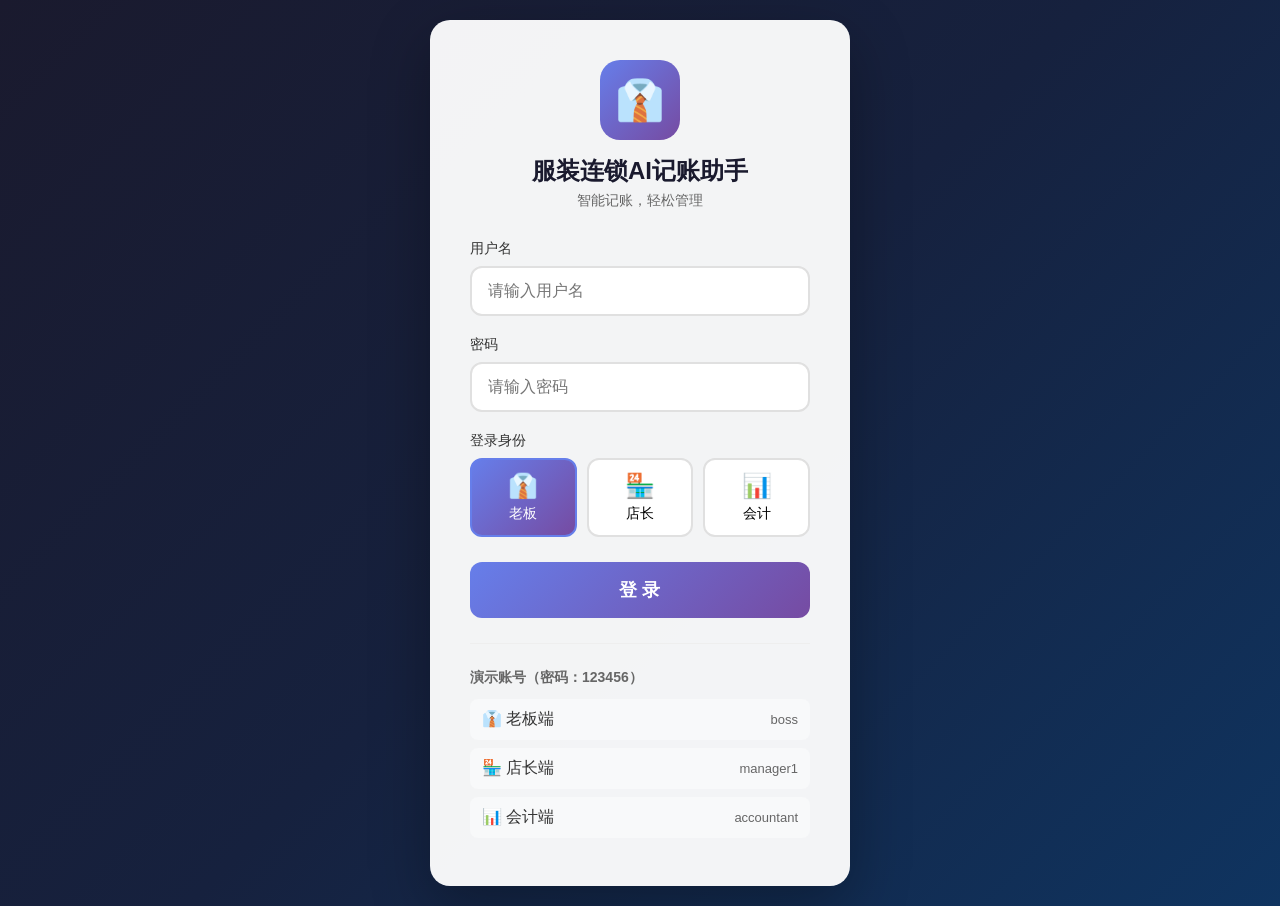
<file: assets/login.html>
<!DOCTYPE html>
<html lang="zh-CN">
<head>
    <meta charset="UTF-8">
    <meta name="viewport" content="width=device-width, initial-scale=1.0">
    <title>服装连锁AI记账助手 - 登录</title>
    <style>
        * {
            margin: 0;
            padding: 0;
            box-sizing: border-box;
        }
        
        body {
            font-family: -apple-system, BlinkMacSystemFont, 'Segoe UI', Roboto, 'Helvetica Neue', Arial, sans-serif;
            background: linear-gradient(135deg, #1a1a2e 0%, #16213e 50%, #0f3460 100%);
            min-height: 100vh;
            display: flex;
            align-items: center;
            justify-content: center;
            padding: 20px;
        }
        
        .login-container {
            background: rgba(255, 255, 255, 0.95);
            border-radius: 20px;
            padding: 40px;
            width: 100%;
            max-width: 420px;
            box-shadow: 0 20px 60px rgba(0, 0, 0, 0.3);
        }
        
        .logo {
            text-align: center;
            margin-bottom: 30px;
        }
        
        .logo-icon {
            width: 80px;
            height: 80px;
            background: linear-gradient(135deg, #667eea 0%, #764ba2 100%);
            border-radius: 20px;
            display: flex;
            align-items: center;
            justify-content: center;
            margin: 0 auto 15px;
            font-size: 40px;
        }
        
        .logo h1 {
            color: #1a1a2e;
            font-size: 24px;
            font-weight: 600;
        }
        
        .logo p {
            color: #666;
            font-size: 14px;
            margin-top: 5px;
        }
        
        .form-group {
            margin-bottom: 20px;
        }
        
        .form-group label {
            display: block;
            color: #333;
            font-size: 14px;
            font-weight: 500;
            margin-bottom: 8px;
        }
        
        .form-group input {
            width: 100%;
            padding: 14px 16px;
            border: 2px solid #e0e0e0;
            border-radius: 12px;
            font-size: 16px;
            transition: all 0.3s;
        }
        
        .form-group input:focus {
            outline: none;
            border-color: #667eea;
            box-shadow: 0 0 0 3px rgba(102, 126, 234, 0.1);
        }
        
        .role-select {
            display: flex;
            gap: 10px;
            margin-bottom: 25px;
        }
        
        .role-btn {
            flex: 1;
            padding: 12px;
            border: 2px solid #e0e0e0;
            border-radius: 12px;
            background: white;
            cursor: pointer;
            transition: all 0.3s;
            text-align: center;
        }
        
        .role-btn:hover {
            border-color: #667eea;
        }
        
        .role-btn.active {
            border-color: #667eea;
            background: linear-gradient(135deg, #667eea 0%, #764ba2 100%);
            color: white;
        }
        
        .role-btn .icon {
            font-size: 24px;
            margin-bottom: 5px;
        }
        
        .role-btn .text {
            font-size: 14px;
            font-weight: 500;
        }
        
        .login-btn {
            width: 100%;
            padding: 16px;
            background: linear-gradient(135deg, #667eea 0%, #764ba2 100%);
            color: white;
            border: none;
            border-radius: 12px;
            font-size: 18px;
            font-weight: 600;
            cursor: pointer;
            transition: all 0.3s;
        }
        
        .login-btn:hover {
            transform: translateY(-2px);
            box-shadow: 0 10px 30px rgba(102, 126, 234, 0.4);
        }
        
        .login-btn:disabled {
            opacity: 0.6;
            cursor: not-allowed;
        }
        
        .error-msg {
            background: #fee;
            color: #c00;
            padding: 12px;
            border-radius: 8px;
            margin-bottom: 20px;
            display: none;
            font-size: 14px;
        }
        
        .demo-accounts {
            margin-top: 25px;
            padding-top: 25px;
            border-top: 1px solid #eee;
        }
        
        .demo-accounts h3 {
            color: #666;
            font-size: 14px;
            margin-bottom: 12px;
        }
        
        .demo-account {
            display: flex;
            justify-content: space-between;
            align-items: center;
            padding: 10px 12px;
            background: #f8f9fa;
            border-radius: 8px;
            margin-bottom: 8px;
            cursor: pointer;
            transition: all 0.2s;
        }
        
        .demo-account:hover {
            background: #e9ecef;
        }
        
        .demo-account .role {
            font-weight: 500;
            color: #333;
        }
        
        .demo-account .account {
            color: #666;
            font-size: 13px;
        }
    </style>
</head>
<body>
    <div class="login-container">
        <div class="logo">
            <div class="logo-icon">👔</div>
            <h1>服装连锁AI记账助手</h1>
            <p>智能记账，轻松管理</p>
        </div>
        
        <div class="error-msg" id="errorMsg"></div>
        
        <form id="loginForm">
            <div class="form-group">
                <label>用户名</label>
                <input type="text" id="username" placeholder="请输入用户名" required>
            </div>
            
            <div class="form-group">
                <label>密码</label>
                <input type="password" id="password" placeholder="请输入密码" required>
            </div>
            
            <div class="form-group">
                <label>登录身份</label>
                <div class="role-select">
                    <div class="role-btn active" data-role="owner" onclick="selectRole('owner')">
                        <div class="icon">👔</div>
                        <div class="text">老板</div>
                    </div>
                    <div class="role-btn" data-role="manager" onclick="selectRole('manager')">
                        <div class="icon">🏪</div>
                        <div class="text">店长</div>
                    </div>
                    <div class="role-btn" data-role="accountant" onclick="selectRole('accountant')">
                        <div class="icon">📊</div>
                        <div class="text">会计</div>
                    </div>
                </div>
            </div>
            
            <button type="submit" class="login-btn" id="loginBtn">登 录</button>
        </form>
        
        <div class="demo-accounts">
            <h3>演示账号（密码：123456）</h3>
            <div class="demo-account" onclick="fillDemo('boss', 'owner')">
                <span class="role">👔 老板端</span>
                <span class="account">boss</span>
            </div>
            <div class="demo-account" onclick="fillDemo('manager1', 'manager')">
                <span class="role">🏪 店长端</span>
                <span class="account">manager1</span>
            </div>
            <div class="demo-account" onclick="fillDemo('accountant', 'accountant')">
                <span class="role">📊 会计端</span>
                <span class="account">accountant</span>
            </div>
        </div>
    </div>
    
    <script>
        let selectedRole = 'owner';
        
        function selectRole(role) {
            selectedRole = role;
            document.querySelectorAll('.role-btn').forEach(btn => {
                btn.classList.toggle('active', btn.dataset.role === role);
            });
        }
        
        function fillDemo(username, role) {
            document.getElementById('username').value = username;
            document.getElementById('password').value = '123456';
            selectRole(role);
        }
        
        document.getElementById('loginForm').addEventListener('submit', async (e) => {
            e.preventDefault();
            
            const username = document.getElementById('username').value;
            const password = document.getElementById('password').value;
            const loginBtn = document.getElementById('loginBtn');
            const errorMsg = document.getElementById('errorMsg');
            
            loginBtn.disabled = true;
            loginBtn.textContent = '登录中...';
            errorMsg.style.display = 'none';
            
            try {
                const response = await fetch('/api/auth/login', {
                    method: 'POST',
                    headers: { 'Content-Type': 'application/json' },
                    body: JSON.stringify({ username, password, role: selectedRole })
                });
                
                const data = await response.json();
                
                if (data.success) {
                    localStorage.setItem('token', data.token);
                    localStorage.setItem('user', JSON.stringify(data.user));
                    
                    // 根据角色跳转到不同页面
                    if (data.user.role === 'manager') {
                        window.location.href = '/mobile.html';
                    } else {
                        window.location.href = '/';
                    }
                } else {
                    errorMsg.textContent = data.message || '登录失败，请检查用户名和密码';
                    errorMsg.style.display = 'block';
                }
            } catch (error) {
                errorMsg.textContent = '网络错误，请稍后重试';
                errorMsg.style.display = 'block';
            } finally {
                loginBtn.disabled = false;
                loginBtn.textContent = '登 录';
            }
        });
        
        // 检查是否已登录
        const token = localStorage.getItem('token');
        if (token) {
            // 验证token有效性
            fetch('/api/auth/verify', {
                headers: { 'Authorization': `Bearer ${token}` }
            })
            .then(res => res.json())
            .then(data => {
                if (data.valid) {
                    if (data.user.role === 'manager') {
                        window.location.href = '/mobile.html';
                    } else {
                        window.location.href = '/';
                    }
                }
            });
        }
    </script>
</body>
</html>
</file>
